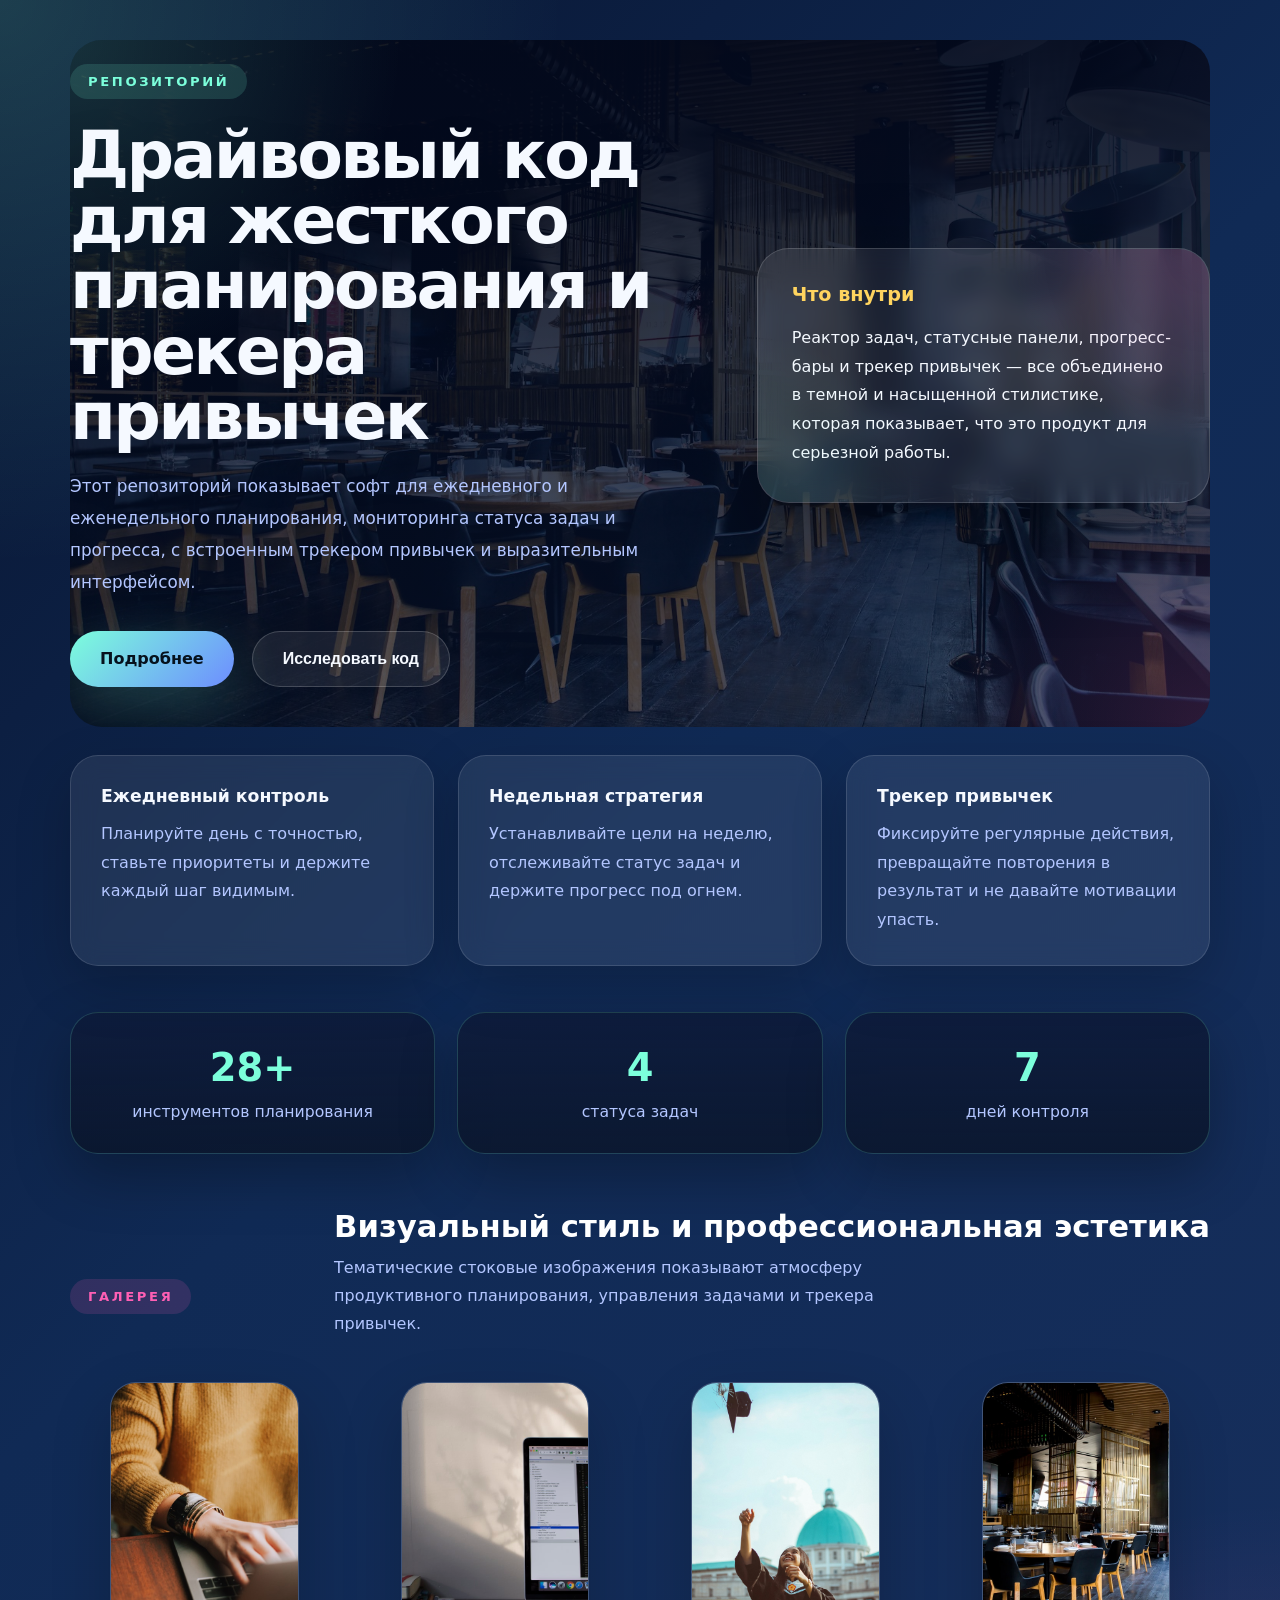
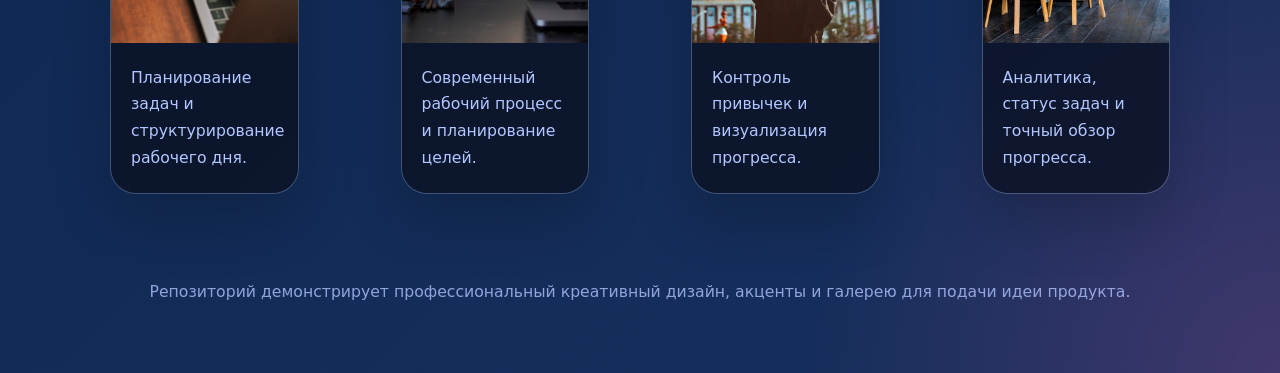
<file: index.html>
<!doctype html>
<html lang="ru">
  <head>
    <meta charset="UTF-8" />
    <meta name="viewport" content="width=device-width, initial-scale=1.0" />
    <title>Планировщик задач и трекер привычек</title>
    <link rel="stylesheet" href="styles.css" />
  </head>
  <body>
    <div class="page">
      <header>
        <div>
          <div class="eyebrow">Репозиторий</div>
          <h1 class="hero-title">
            Драйвовый код для жесткого планирования и трекера привычек
          </h1>
          <p class="hero-text">
            Этот репозиторий показывает софт для ежедневного и еженедельного
            планирования, мониторинга статуса задач и прогресса, с встроенным
            трекером привычек и выразительным интерфейсом.
          </p>
          <div class="hero-actions">
            <a class="button-primary button-link" href="details.html"
              >Подробнее</a
            >
            <button
              class="button-secondary"
              onclick="
                window.open('https://github.com/fbitcpc/test-pages', '_blank')
              "
            >
              Исследовать код
            </button>
          </div>
        </div>

        <div class="hero-card">
          <h2>Что внутри</h2>
          <p>
            Реактор задач, статусные панели, прогресс-бары и трекер привычек —
            все объединено в темной и насыщенной стилистике, которая показывает,
            что это продукт для серьезной работы.
          </p>
        </div>
      </header>

      <section class="features">
        <div class="feature-card">
          <h3>Ежедневный контроль</h3>
          <p>
            Планируйте день с точностью, ставьте приоритеты и держите каждый шаг
            видимым.
          </p>
        </div>

        <div class="feature-card">
          <h3>Недельная стратегия</h3>
          <p>
            Устанавливайте цели на неделю, отслеживайте статус задач и держите
            прогресс под огнем.
          </p>
        </div>

        <div class="feature-card">
          <h3>Трекер привычек</h3>
          <p>
            Фиксируйте регулярные действия, превращайте повторения в результат и
            не давайте мотивации упасть.
          </p>
        </div>
      </section>

      <section class="metrics">
        <div class="metric">
          <strong>28+</strong>
          <span>инструментов планирования</span>
        </div>
        <div class="metric">
          <strong>4</strong>
          <span>статуса задач</span>
        </div>
        <div class="metric">
          <strong>7</strong>
          <span>дней контроля</span>
        </div>
      </section>

      <section class="gallery">
        <div class="gallery-header">
          <div class="eyebrow accent">Галерея</div>
          <div>
            <h2>Визуальный стиль и профессиональная эстетика</h2>
            <p>
              Тематические стоковые изображения показывают атмосферу
              продуктивного планирования, управления задачами и трекера
              привычек.
            </p>
          </div>
        </div>

        <div class="gallery-grid">
          <figure class="gallery-item">
            <img
              src="images/plan-desk.jpg"
              alt="Рабочее место с планированием"
            />
            <figcaption>
              Планирование задач и структурирование рабочего дня.
            </figcaption>
          </figure>
          <figure class="gallery-item">
            <img
              src="images/desk-overview.jpg"
              alt="Рабочий стол с ноутбуком и заметками"
            />
            <figcaption>
              Современный рабочий процесс и планирование целей.
            </figcaption>
          </figure>
          <figure class="gallery-item">
            <img
              src="images/calendar-notes.jpg"
              alt="Календарь и заметки по привычкам"
            />
            <figcaption>Контроль привычек и визуализация прогресса.</figcaption>
          </figure>
          <figure class="gallery-item">
            <img
              src="images/productivity-chart.jpg"
              alt="Данные о продуктивности и аналитика"
            />
            <figcaption>
              Аналитика, статус задач и точный обзор прогресса.
            </figcaption>
          </figure>
        </div>
      </section>

      <footer>
        Репозиторий демонстрирует профессиональный креативный дизайн, акценты и
        галерею для подачи идеи продукта.
      </footer>
    </div>
  </body>
</html>
</file>
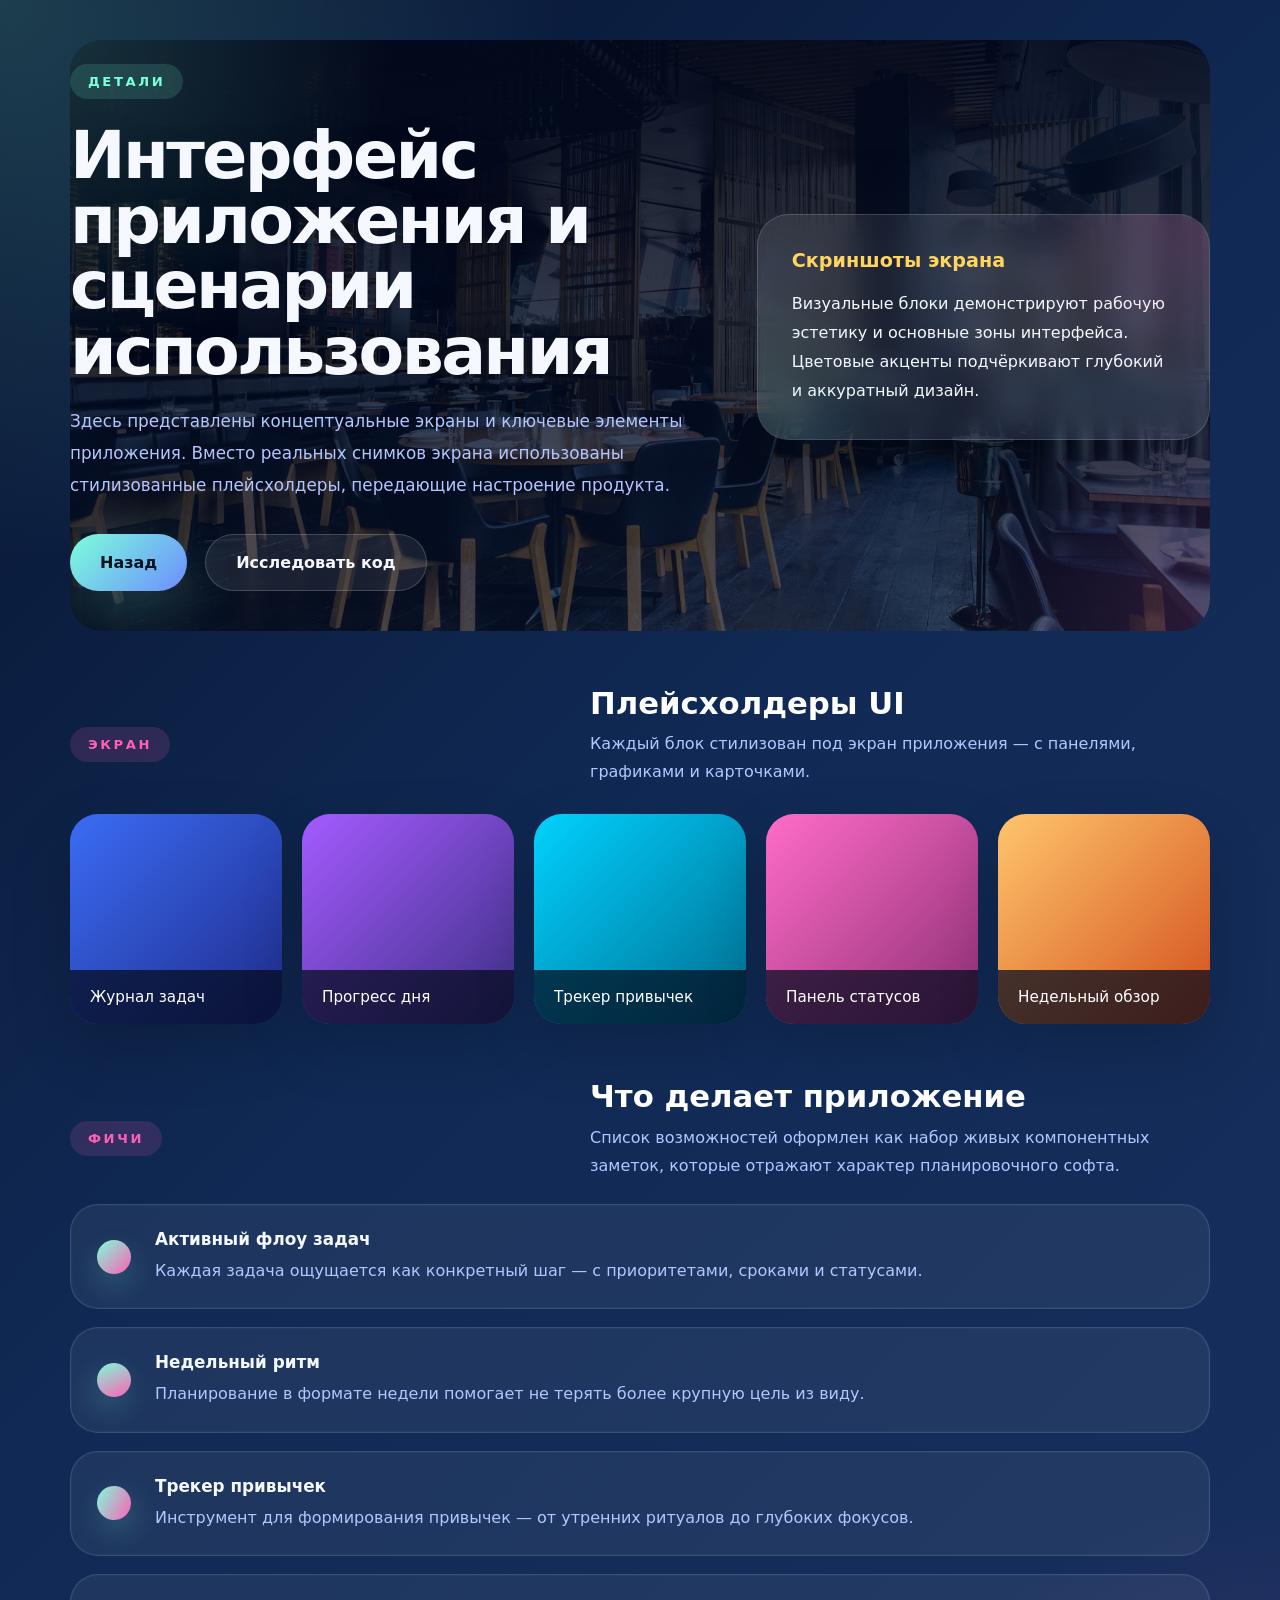
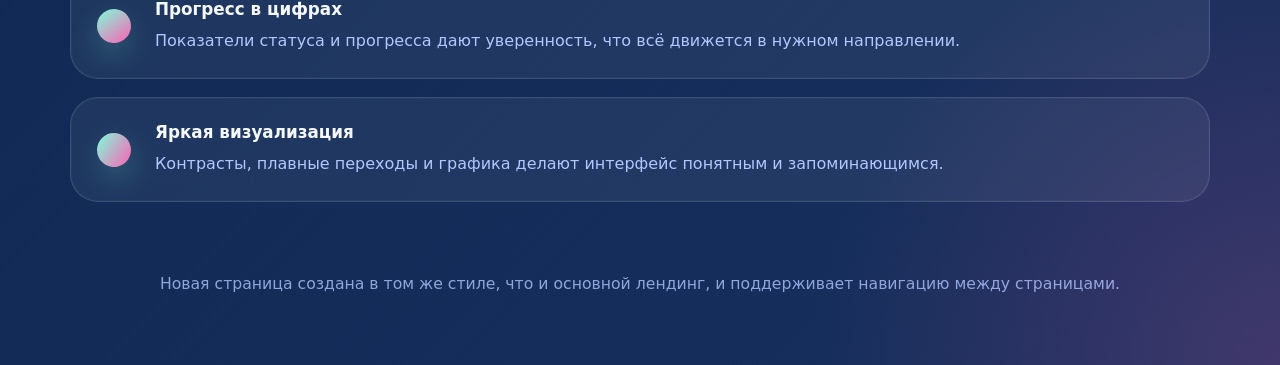
<file: details.html>
<!doctype html>
<html lang="ru">
  <head>
    <meta charset="UTF-8" />
    <meta name="viewport" content="width=device-width, initial-scale=1.0" />
    <title>Подробности приложения</title>
    <link rel="stylesheet" href="styles.css" />
  </head>
  <body>
    <div class="page">
      <header>
        <div>
          <div class="eyebrow">Детали</div>
          <h1 class="hero-title">
            Интерфейс приложения и сценарии использования
          </h1>
          <p class="hero-text">
            Здесь представлены концептуальные экраны и ключевые элементы
            приложения. Вместо реальных снимков экрана использованы
            стилизованные плейсхолдеры, передающие настроение продукта.
          </p>
          <div class="hero-actions">
            <a class="button-primary button-link" href="index.html">Назад</a>
            <a
              class="button-secondary button-link"
              href="https://github.com/fbitcpc/test-pages"
              target="_blank"
              rel="noopener"
              >Исследовать код</a
            >
          </div>
        </div>

        <div class="hero-card">
          <h2>Скриншоты экрана</h2>
          <p>
            Визуальные блоки демонстрируют рабочую эстетику и основные зоны
            интерфейса. Цветовые акценты подчёркивают глубокий и аккуратный
            дизайн.
          </p>
        </div>
      </header>

      <section class="screenshots">
        <div class="gallery-header">
          <div class="eyebrow accent">Экран</div>
          <div>
            <h2>Плейсхолдеры UI</h2>
            <p>
              Каждый блок стилизован под экран приложения — с панелями,
              графиками и карточками.
            </p>
          </div>
        </div>

        <div class="screenshots-grid">
          <article class="screenshot blue" data-label="Журнал задач"></article>
          <article
            class="screenshot purple"
            data-label="Прогресс дня"
          ></article>
          <article
            class="screenshot green"
            data-label="Трекер привычек"
          ></article>
          <article
            class="screenshot pink"
            data-label="Панель статусов"
          ></article>
          <article
            class="screenshot orange"
            data-label="Недельный обзор"
          ></article>
        </div>
      </section>

      <section class="feature-list">
        <div class="gallery-header">
          <div class="eyebrow accent">Фичи</div>
          <div>
            <h2>Что делает приложение</h2>
            <p>
              Список возможностей оформлен как набор живых компонентных заметок,
              которые отражают характер планировочного софта.
            </p>
          </div>
        </div>

        <ul class="creative-list">
          <li>
            <h3>Активный флоу задач</h3>
            <p>
              Каждая задача ощущается как конкретный шаг — с приоритетами,
              сроками и статусами.
            </p>
          </li>
          <li>
            <h3>Недельный ритм</h3>
            <p>
              Планирование в формате недели помогает не терять более крупную
              цель из виду.
            </p>
          </li>
          <li>
            <h3>Трекер привычек</h3>
            <p>
              Инструмент для формирования привычек — от утренних ритуалов до
              глубоких фокусов.
            </p>
          </li>
          <li>
            <h3>Прогресс в цифрах</h3>
            <p>
              Показатели статуса и прогресса дают уверенность, что всё движется
              в нужном направлении.
            </p>
          </li>
          <li>
            <h3>Яркая визуализация</h3>
            <p>
              Контрасты, плавные переходы и графика делают интерфейс понятным и
              запоминающимся.
            </p>
          </li>
        </ul>
      </section>

      <footer>
        Новая страница создана в том же стиле, что и основной лендинг, и
        поддерживает навигацию между страницами.
      </footer>
    </div>
  </body>
</html>
</file>
<file: styles.css>
:root {
  --bg-dark: #051025;
  --bg-gradient: linear-gradient(135deg, #08142f 0%, #102a55 45%, #172f5d 100%);
  --surface: rgba(16, 42, 85, 0.92);
  --surface-soft: rgba(12, 25, 50, 0.7);
  --text: #f5f9ff;
  --muted: #b3c6ff;
  --accent: #7cffdb;
  --accent-strong: #ff5fb4;
  --accent-warning: #ffd45f;
  --border: rgba(255, 255, 255, 0.14);
  --shadow: 0 35px 90px rgba(0, 0, 0, 0.35);
}

* {
  box-sizing: border-box;
}

body {
  margin: 0;
  min-height: 100vh;
  font-family:
    Inter,
    system-ui,
    -apple-system,
    BlinkMacSystemFont,
    "Segoe UI",
    sans-serif;
  background:
    radial-gradient(
      circle at top left,
      rgba(124, 255, 219, 0.18),
      transparent 24%
    ),
    radial-gradient(
      circle at bottom right,
      rgba(255, 95, 180, 0.18),
      transparent 20%
    ),
    var(--bg-gradient);
  color: var(--text);
}

.page {
  width: min(1140px, calc(100% - 32px));
  margin: 0 auto;
  padding: 40px 0 72px;
}

header {
  position: relative;
  display: grid;
  grid-template-columns: 1.3fr 0.9fr;
  gap: 32px;
  align-items: center;
  padding: 24px 0 40px;
  border-radius: 32px;
  overflow: hidden;
  background:
    linear-gradient(180deg, rgba(3, 10, 30, 0.92), rgba(6, 18, 45, 0.7)),
    url("images/header-bg.jpg") center/cover no-repeat;
  animation: bgShift 30s ease-in-out infinite alternate;
}

header::before {
  content: "";
  position: absolute;
  inset: 0;
  background:
    radial-gradient(
      circle at top left,
      rgba(124, 255, 219, 0.16),
      transparent 25%
    ),
    radial-gradient(
      circle at bottom right,
      rgba(255, 95, 180, 0.16),
      transparent 20%
    );
  pointer-events: none;
}

header > div {
  position: relative;
  z-index: 1;
}

.eyebrow {
  display: inline-flex;
  align-items: center;
  gap: 10px;
  padding: 10px 18px;
  border-radius: 999px;
  background: rgba(124, 255, 219, 0.14);
  color: var(--accent);
  text-transform: uppercase;
  letter-spacing: 0.2em;
  font-size: 0.82rem;
  font-weight: 700;
  margin-bottom: 24px;
}

.hero-title {
  font-size: clamp(3rem, 5.2vw, 5.2rem);
  line-height: 0.98;
  margin: 0 0 22px;
  letter-spacing: -0.04em;
  text-shadow: 0 24px 50px rgba(0, 0, 0, 0.22);
}

.hero-text {
  max-width: 640px;
  font-size: 1.05rem;
  line-height: 1.9;
  color: var(--muted);
  margin: 0 0 32px;
}

.hero-actions {
  display: flex;
  flex-wrap: wrap;
  gap: 18px;
}

.button-primary,
.button-secondary {
  border: none;
  border-radius: 999px;
  padding: 18px 30px;
  font-size: 1rem;
  font-weight: 700;
  cursor: pointer;
  transition:
    transform 0.18s ease,
    box-shadow 0.18s ease,
    filter 0.18s ease;
}

.button-primary {
  background: linear-gradient(135deg, var(--accent), #6d8dff);
  color: #06121d;
  box-shadow: 0 20px 60px rgba(124, 255, 219, 0.22);
  animation: pulseGlow 4s ease-in-out infinite alternate;
}

.button-secondary {
  background: rgba(255, 255, 255, 0.08);
  color: var(--text);
  border: 1px solid rgba(255, 255, 255, 0.18);
}

.button-link {
  display: inline-flex;
  align-items: center;
  justify-content: center;
  text-decoration: none;
}

.button-primary:hover,
.button-secondary:hover,
.button-link:hover {
  transform: translateY(-2px);
  filter: brightness(1.05);
}

.hero-card {
  position: relative;
  overflow: hidden;
  background: rgba(255, 255, 255, 0.08);
  border: 1px solid rgba(255, 255, 255, 0.16);
  border-radius: 32px;
  padding: 34px;
  box-shadow: var(--shadow);
  backdrop-filter: blur(14px);
  transition:
    transform 0.3s ease,
    box-shadow 0.3s ease,
    border-color 0.3s ease;
}

.hero-card::before {
  content: "";
  position: absolute;
  inset: 0;
  background:
    radial-gradient(
      circle at top right,
      rgba(255, 95, 180, 0.16),
      transparent 38%
    ),
    radial-gradient(
      circle at bottom left,
      rgba(124, 255, 219, 0.12),
      transparent 32%
    );
  pointer-events: none;
}

.hero-card h2,
.feature-card h3,
.metric strong {
  position: relative;
  z-index: 1;
}

.hero-card h2 {
  margin: 0 0 18px;
  font-size: 1.2rem;
  color: var(--accent-warning);
}

.hero-card p {
  margin: 0;
  color: var(--text);
  line-height: 1.8;
}

.features {
  display: grid;
  grid-template-columns: repeat(3, minmax(0, 1fr));
  gap: 24px;
  margin-top: 28px;
}

.feature-card {
  background: rgba(255, 255, 255, 0.08);
  border: 1px solid rgba(255, 255, 255, 0.12);
  border-radius: 28px;
  padding: 30px;
  box-shadow: 0 20px 55px rgba(0, 0, 0, 0.2);
  backdrop-filter: blur(12px);
  transition:
    transform 0.3s ease,
    box-shadow 0.3s ease,
    border-color 0.3s ease;
}

.feature-card:hover {
  transform: translateY(-8px);
  border-color: rgba(124, 255, 219, 0.24);
}

.feature-card h3 {
  margin: 0 0 14px;
  font-size: 1.08rem;
  color: #f5f9ff;
}

.feature-card p {
  margin: 0;
  color: var(--muted);
  line-height: 1.8;
}

.metrics {
  margin-top: 46px;
  display: grid;
  grid-template-columns: repeat(3, minmax(0, 1fr));
  gap: 22px;
}

.metric {
  background: linear-gradient(
    180deg,
    rgba(14, 28, 60, 0.95),
    rgba(10, 20, 40, 0.8)
  );
  border: 1px solid rgba(124, 255, 219, 0.18);
  border-radius: 28px;
  padding: 32px;
  text-align: center;
  box-shadow: 0 22px 56px rgba(0, 0, 0, 0.28);
  transition:
    transform 0.3s ease,
    box-shadow 0.3s ease,
    border-color 0.3s ease;
}

.metric:hover {
  transform: translateY(-8px);
  border-color: rgba(124, 255, 219, 0.24);
}

.metric strong {
  display: block;
  font-size: 2.4rem;
  margin-bottom: 12px;
  color: var(--accent);
}

.metric span {
  color: var(--muted);
  font-size: 0.98rem;
}

.gallery {
  margin-top: 56px;
}

.screenshots {
  margin-top: 56px;
}

.screenshots-grid {
  display: grid;
  grid-template-columns: repeat(5, minmax(0, 1fr));
  gap: 20px;
}

.screenshot {
  min-height: 210px;
  border-radius: 28px;
  overflow: hidden;
  position: relative;
  box-shadow: 0 24px 60px rgba(0, 0, 0, 0.18);
  transition:
    transform 0.28s ease,
    box-shadow 0.28s ease;
}

.screenshot:hover {
  transform: translateY(-8px);
  box-shadow: 0 32px 80px rgba(0, 0, 0, 0.26);
}

.screenshot::before {
  content: attr(data-label);
  position: absolute;
  left: 0;
  right: 0;
  bottom: 0;
  padding: 18px 20px;
  font-size: 0.95rem;
  color: #fff;
  background: rgba(3, 10, 30, 0.72);
}

.screenshot.placeholder {
  display: flex;
  align-items: flex-end;
  justify-content: flex-start;
  background-size: 180%;
  background-position: center;
}

.screenshot.blue {
  background: linear-gradient(135deg, #3b6cf5, #1f2b8a);
}
.screenshot.purple {
  background: linear-gradient(135deg, #a55bff, #3d2f86);
}
.screenshot.green {
  background: linear-gradient(135deg, #00d2ff, #006d90);
}
.screenshot.pink {
  background: linear-gradient(135deg, #ff6cc9, #8d2f74);
}
.screenshot.orange {
  background: linear-gradient(135deg, #ffc56d, #d24f1b);
}

.feature-list {
  margin-top: 56px;
}

.feature-list .gallery-header {
  margin-bottom: 24px;
}

.creative-list {
  list-style: none;
  padding: 0;
  margin: 0;
  display: grid;
  gap: 18px;
}

.creative-list li {
  position: relative;
  padding: 24px 24px 24px 84px;
  border-radius: 28px;
  background: rgba(255, 255, 255, 0.06);
  border: 1px solid rgba(255, 255, 255, 0.12);
  box-shadow: inset 0 0 0 1px rgba(124, 255, 219, 0.03);
}

.creative-list li::before {
  content: "";
  position: absolute;
  left: 26px;
  top: 50%;
  transform: translateY(-50%);
  width: 34px;
  height: 34px;
  border-radius: 50%;
  background: linear-gradient(135deg, #7cffdb, #ff5fb4);
  box-shadow: 0 12px 28px rgba(124, 255, 219, 0.2);
}

.creative-list li:nth-child(1)::before {
  transform: translateY(-50%) rotate(0deg);
}
.creative-list li:nth-child(2)::before {
  transform: translateY(-50%) rotate(20deg);
}
.creative-list li:nth-child(3)::before {
  transform: translateY(-50%) rotate(-18deg);
}
.creative-list li:nth-child(4)::before {
  transform: translateY(-50%) rotate(8deg);
}
.creative-list li:nth-child(5)::before {
  transform: translateY(-50%) rotate(-12deg);
}

.creative-list li h3 {
  margin: 0 0 8px;
  font-size: 1.05rem;
  color: #f5f9ff;
}

.creative-list li p {
  margin: 0;
  color: var(--muted);
  line-height: 1.7;
}

.gallery-header {
  display: flex;
  align-items: flex-end;
  justify-content: space-between;
  gap: 24px;
  margin-bottom: 28px;
}

.gallery-header div h2 {
  margin: 0;
  font-size: clamp(1.7rem, 2.4vw, 2.4rem);
  color: #fff;
  line-height: 1.1;
}

.gallery-header div p {
  margin: 10px 0 0;
  color: var(--muted);
  max-width: 620px;
  line-height: 1.75;
}

.eyebrow.accent {
  background: rgba(255, 95, 180, 0.14);
  color: var(--accent-strong);
}

.gallery-grid {
  display: grid;
  grid-template-columns: repeat(4, minmax(0, 1fr));
  gap: 22px;
}

.gallery-item {
  background: rgba(255, 255, 255, 0.08);
  border: 1px solid rgba(255, 255, 255, 0.12);
  border-radius: 26px;
  overflow: hidden;
  box-shadow: 0 24px 60px rgba(0, 0, 0, 0.2);
  transform: translateY(0);
  transition:
    transform 0.34s ease,
    box-shadow 0.34s ease;
}

.gallery-item:hover {
  transform: translateY(-10px);
  box-shadow: 0 32px 80px rgba(0, 0, 0, 0.28);
}

.gallery-item img {
  display: block;
  width: 100%;
  height: 260px;
  object-fit: cover;
}

.gallery-item figcaption {
  margin: 0;
  padding: 22px 20px;
  font-size: 0.98rem;
  color: var(--muted);
  line-height: 1.7;
  background: rgba(7, 14, 34, 0.82);
}

footer {
  margin-top: 72px;
  text-align: center;
  color: rgba(179, 198, 255, 0.78);
  font-size: 0.98rem;
}

@keyframes pulseGlow {
  0% {
    box-shadow: 0 20px 60px rgba(124, 255, 219, 0.22);
  }
  100% {
    box-shadow: 0 24px 80px rgba(255, 95, 180, 0.28);
  }
}

@keyframes bgShift {
  0% {
    background-position: center 40%;
  }
  100% {
    background-position: center 60%;
  }
}

@media (max-width: 960px) {
  header {
    grid-template-columns: 1fr;
  }

  .features,
  .metrics,
  .gallery-grid {
    grid-template-columns: 1fr;
  }
}

@media (max-width: 640px) {
  .page {
    padding: 24px 0 48px;
  }

  .hero-title {
    font-size: clamp(2.4rem, 9vw, 3.4rem);
  }
}
</file>
